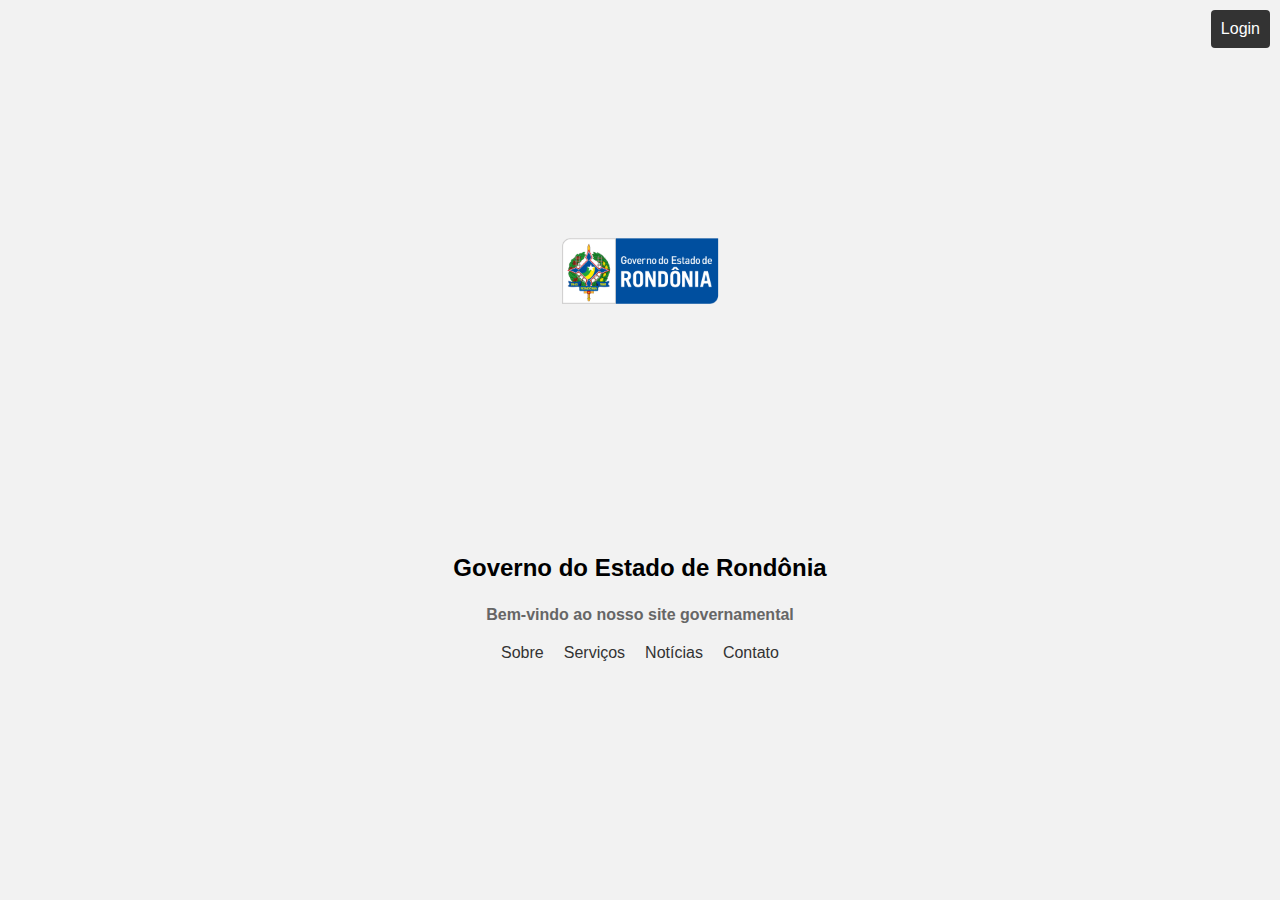
<file: VSCode/device's/index.html>
<!DOCTYPE html>
<html>
<head>


  
  <title>Governo do Estado de Rondônia</title>
  <style>
    body {
      font-family: Arial, sans-serif;
      margin: 0;
      padding: 0;
    }
    
    .container {
      display: flex;
      flex-direction: column;
      align-items: center;
      justify-content: center;
      height: 100vh;
      background-color: #f2f2f2;
    }
    
    .logo {
      width: 200px;
      height: 300px;
      margin-bottom: 20px;
    }
    
    .logo img {
      max-width: 100%;
      max-height: 100%;
    }
    
    .title {
      font-size: 24px;
      font-weight: bold;
      margin-bottom: 10px;
    }
    
    .subtitle {
      font-size: 16px;
      color: #666;
      margin-bottom: 20px;
    }
    
    .top-links {
      display: flex;
      align-items: center;
      justify-content: center;
      margin-bottom: 20px;
    }
    
    .top-links a {
      margin: 0 10px;
      color: #333;
      text-decoration: none;
    }
    
    .login-button {
      position: absolute;
      top: 10px;
      right: 10px;
      padding: 10px;
      background-color: #333;
      color: #fff;
      border: none;
      border-radius: 4px;
      cursor: pointer;
      text-decoration: none;
    }
    
    .login-button:hover {
      background-color: #555;
    }
  </style>
</head>
<body>
  <div class="container">
    <a href="gg.html" class="login-button">Login</a>
    <div class="logo">
      <img src="img/govgov.png" alt="Logo do Governo de Rondônia">
    </div>
    <h1 class="title">Governo do Estado de Rondônia</h1>
    <h2 class="subtitle">Bem-vindo ao nosso site governamental</h2>
    <div class="top-links">
      <a href="qsg.html">Sobre</a>
      <a href="serv.html">Serviços</a>
      <a href="https://rondonia.ro.gov.br/sedec/" target="_blank">Notícias</a>
      <a href="cct.html">Contato</a>
    </div>
  </div>
</body>
</html>
</file>
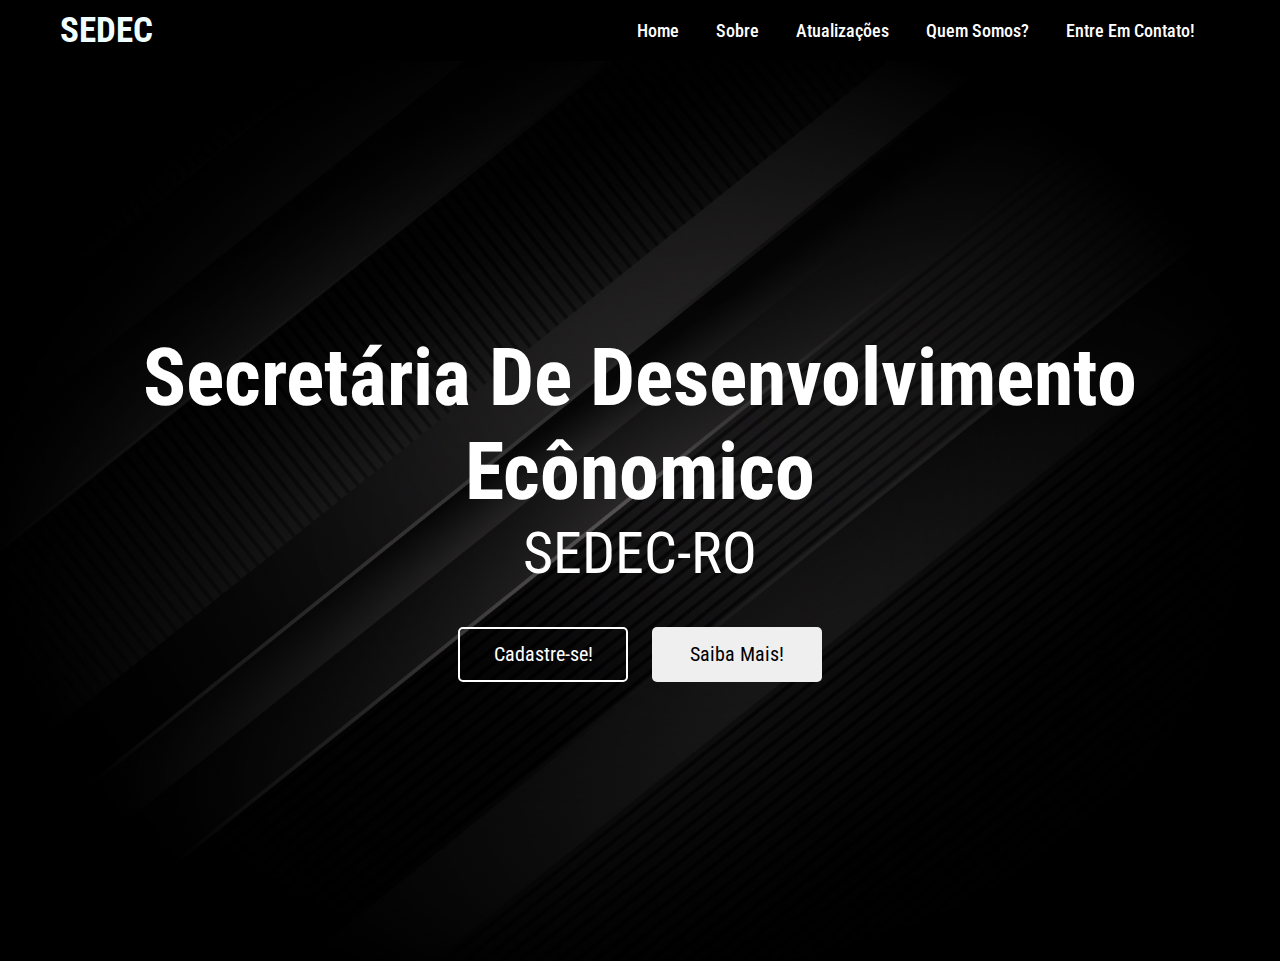
<file: VSCode/inicial/index.html>
<!DOCTYPE html>
<html lang="pt-br">
<head>
    <meta charset="UTF-8">
    <meta http-equiv="X-UA-Compatible" content="IE=edge">
    <meta name="viewport" content="width=device-width, initial-scale=1.0">
    <link rel="stylesheet" href="assets/css/style.css">
    <title>SEDEC-AGORA</title>
</head>
<body>
    <nav>

        <div class="logo">
            <a href="index.html"> SEDEC </a>
         </div>

<ul>
     <li> <a href="#"> Home </a> </li>
     <li> <a href="#"> Sobre </a> </li>
     <li> <a href="#"> Atualizações </a> </li>
     <li> <a href="#"> Quem Somos? </a> </li>
     <li> <a href="#"> Entre Em Contato! </a> </li>
</ul>
     </nav>
     <section class="banner">
       <div class="text">
          <h1 class="title">Secretária De Desenvolvimento Ecônomico</h1>
          <h2 class="subtitle">SEDEC-RO</h2>
          <div class="button">
            <button class="n-overlay">Cadastre-se!</button>
            <button class="overlay">Saiba Mais!</button>
          </div>
       </div>
     </section>
</body>
</html>
</file>
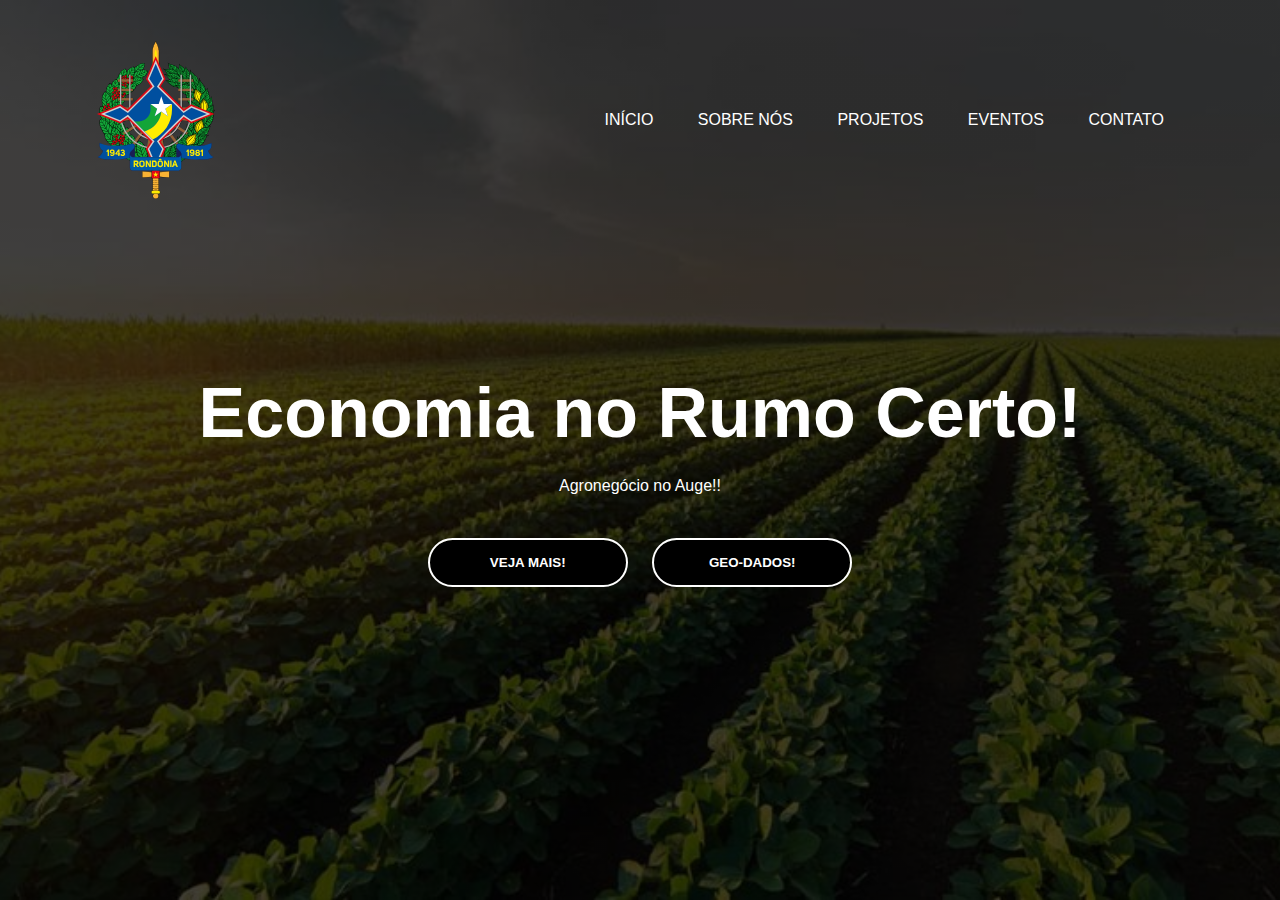
<file: VSCode/landing/index.html>
<html>
    <head>
        <title>SEDEC</title>
        <link rel="stylesheet" href="style.css">
    </head>
    <Body>
        <div class="banner">
            <div class="navbar">
                <img src="Brasão_de_Rondônia.svg" class="logo">
                <ul>
                    <li><a href="#">Início</a></li>
                    <li><a href="#">Sobre Nós</a></li>
                    <li><a href="#">Projetos</a></li>
                    <li><a href="#">Eventos</a></li>
                    <li><a href="#">Contato</a></li>
                </ul>
            </div>

            <div class="content">
                <h1>Economia no Rumo Certo!</h1>
                <p>Agronegócio no Auge!!</p>
                <div>
                   <button type="button"><span></span>VEJA MAIS!</button>
                   <button type="button"><span></span>GEO-DADOS!</button>
                </div>
            </div>
            
        </div>

    </Body>
</html>
</file>
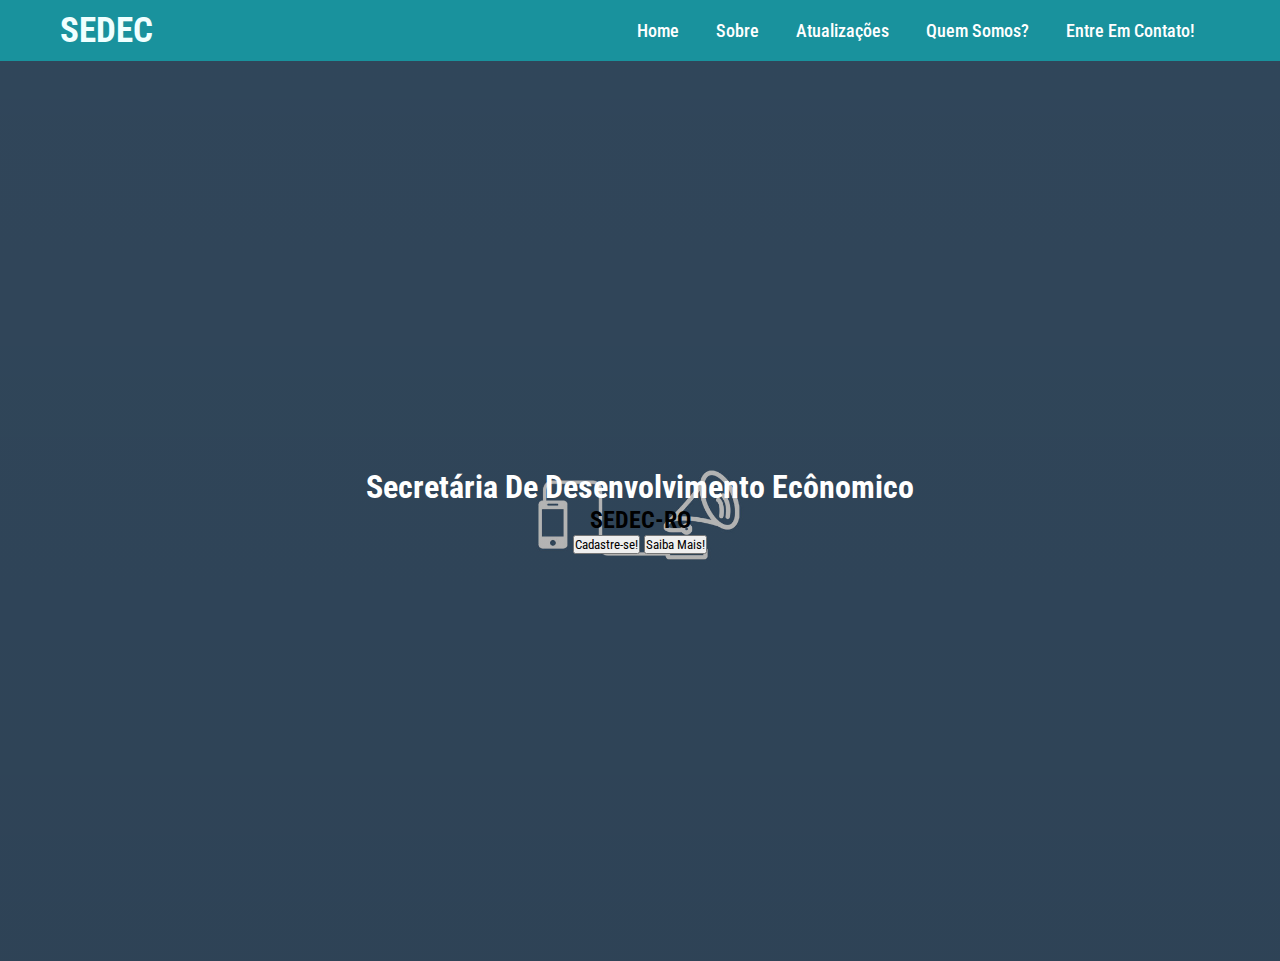
<file: VSCode/Geral/inicial/index.html>
<!DOCTYPE html>
<html lang="pt-br">
<head>
    <meta charset="UTF-8">
    <meta http-equiv="X-UA-Compatible" content="IE=edge">
    <meta name="viewport" content="width=device-width, initial-scale=1.0">
    <link rel="stylesheet" href="assets/css/style.css">
    <title>SEDEC-AGORA</title>
</head>
<body>
    <nav>

        <div class="logo">
            <a href="index.html"> SEDEC </a>
         </div>

<ul>
     <li> <a href="#"> Home </a> </li>
     <li> <a href="#"> Sobre </a> </li>
     <li> <a href="#"> Atualizações </a> </li>
     <li> <a href="#"> Quem Somos? </a> </li>
     <li> <a href="#"> Entre Em Contato! </a> </li>
</ul>
     </nav>
     <section class="banner">
       <div class="text">
          <h1 class="title">Secretária De Desenvolvimento Ecônomico</h1>
          <h2 class="sub_title">SEDEC-RO</h2>
          <div class="button">
            <button>Cadastre-se!</button>
            <button>Saiba Mais!</button>
          </div>
       </div>
     </section>
</body>
</html>
</file>
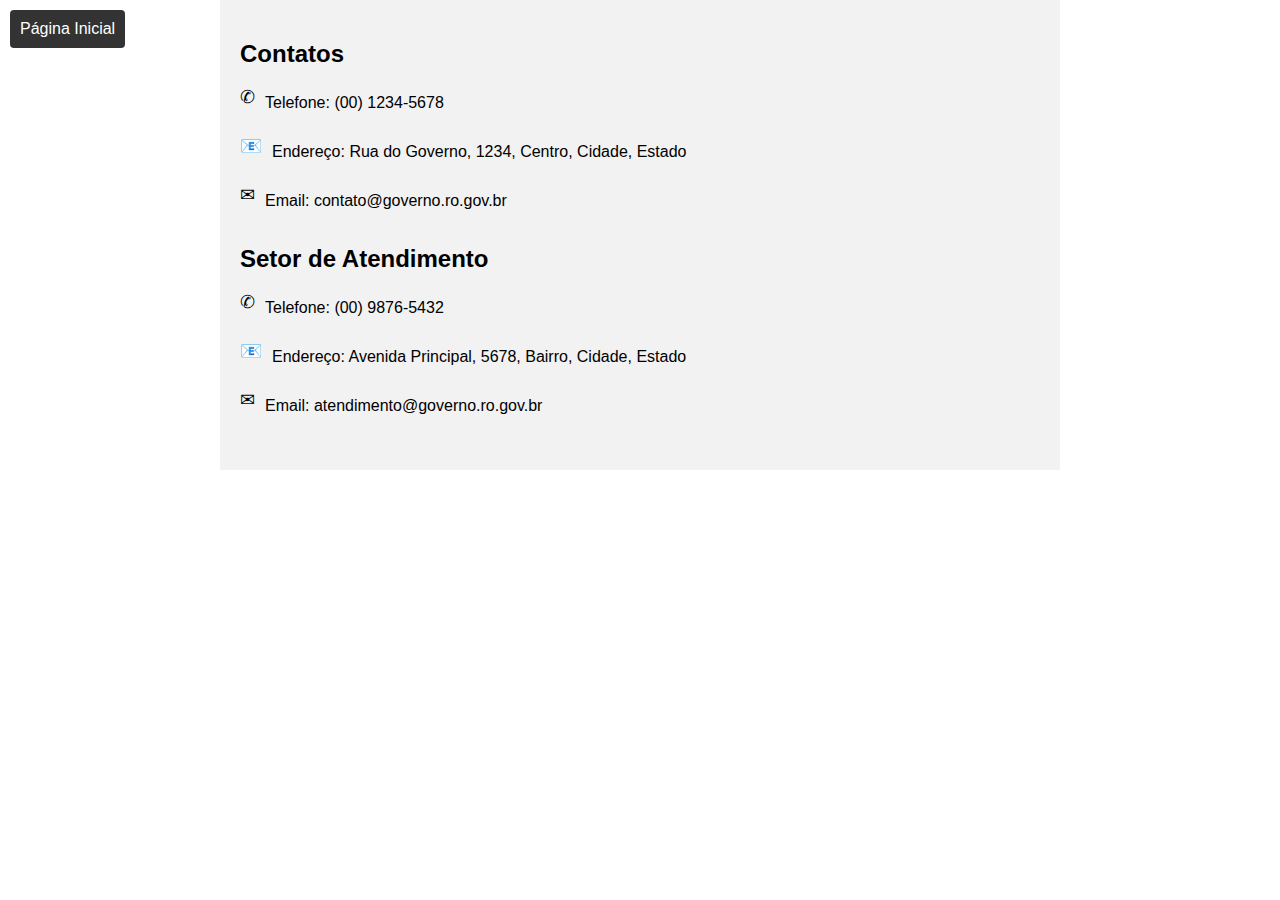
<file: VSCode/device's/cct.html>
<!DOCTYPE html>
<html>
<head>
  <title>Governo do Estado de Rondônia - Contatos</title>
  <style>
    body {
      font-family: Arial, sans-serif;
      margin: 0;
      padding: 0;
    }
    
    .container {
      max-width: 800px;
      margin: 0 auto;
      padding: 20px;
      background-color: #f2f2f2;
    }
    
    .section {
      margin-bottom: 30px;
    }
    
    .section h2 {
      font-size: 24px;
      font-weight: bold;
      margin-bottom: 10px;
    }
    
    .section p {
      margin-bottom: 5px;
    }
    
    .section .contact-item {
      display: flex;
      align-items: center;
      margin-bottom: 10px;
    }
    
    .section .contact-item .icon {
      margin-right: 10px;
      font-size: 18px;
    }
    
    .section .contact-item .text {
      font-size: 16px;
    }

    .home-button {
      position: absolute;
      top: 10px;
      left: 10px;
      padding: 10px;
      background-color: #333;
      color: #fff;
      border: none;
      border-radius: 4px;
      cursor: pointer;
      text-decoration: none;
    }
    
    .home-button:hover {
      background-color: #555;
    }
  </style>
</head>
<body>
  <div class="container">
    <a href="index.html" class="home-button">Página Inicial</a>
    <div class="section">
      <h2>Contatos</h2>
      <div class="contact-item">
        <span class="icon">&#9990;</span>
        <p class="text">Telefone: (00) 1234-5678</p>
      </div>
      <div class="contact-item">
        <span class="icon">&#128231;</span>
        <p class="text">Endereço: Rua do Governo, 1234, Centro, Cidade, Estado</p>
      </div>
      <div class="contact-item">
        <span class="icon">&#9993;</span>
        <p class="text">Email: contato@governo.ro.gov.br</p>
      </div>
    </div>
    
    <div class="section">
      <h2>Setor de Atendimento</h2>
      <div class="contact-item">
        <span class="icon">&#9990;</span>
        <p class="text">Telefone: (00) 9876-5432</p>
      </div>
      <div class="contact-item">
        <span class="icon">&#128231;</span>
        <p class="text">Endereço: Avenida Principal, 5678, Bairro, Cidade, Estado</p>
      </div>
      <div class="contact-item">
        <span class="icon">&#9993;</span>
        <p class="text">Email: atendimento@governo.ro.gov.br</p>
      </div>
    </div>
  </div>
</body>
</html>
</file>
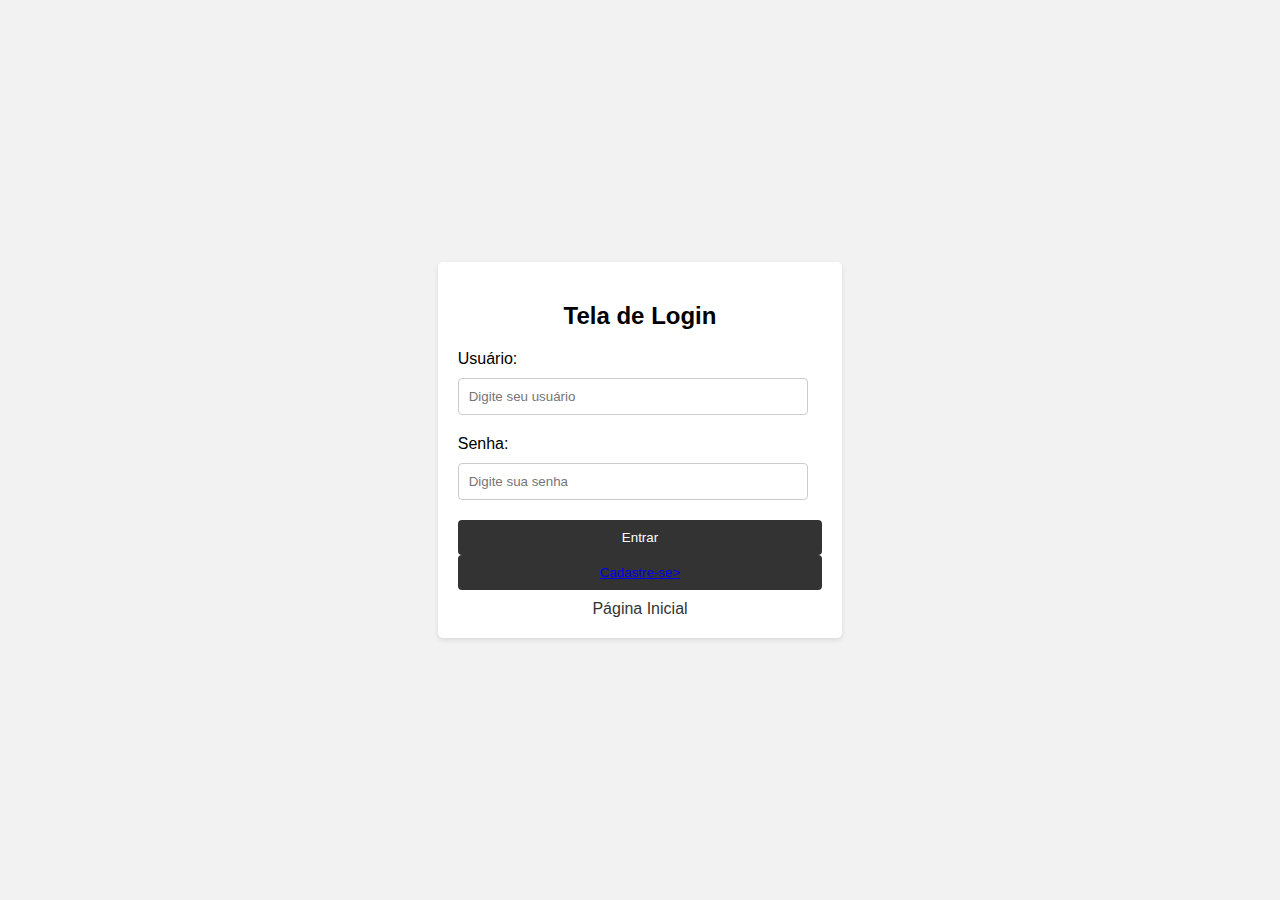
<file: VSCode/device's/gg.html>
<!DOCTYPE html>
<html>
<head>
  <title>Tela de Login - Governo</title>
  <style>
    body {
      font-family: Arial, sans-serif;
      margin: 0;
      padding: 0;
    }
    
    .container {
      display: flex;
      justify-content: center;
      align-items: center;
      height: 100vh;
      background-color: #f2f2f2;
    }
    
    .login-form {
      background-color: #fff;
      border-radius: 5px;
      padding: 20px;
      box-shadow: 0 2px 5px rgba(0, 0, 0, 0.1);
    }
    
    .login-form h2 {
      margin-bottom: 20px;
      text-align: center;
    }
    
    .login-form label {
      display: block;
      margin-bottom: 10px;
    }
    
    .login-form input[type="text"],
    .login-form input[type="password"] {
      width: 90%;
      padding: 10px;
      margin-bottom: 20px;
      border: 1px solid #ccc;
      border-radius: 4px;
    }
    
    .login-form button {
      width: 100%;
      padding: 10px;
      background-color: #333;
      color: #fff;
      border: none;
      border-radius: 4px;
      cursor: pointer;
    }
    
    .login-form button:hover {
      background-color: #555;
    }
    
    .login-form .homepage-link {
      text-align: center;
      margin-top: 10px;
    }
    
    .login-form .homepage-link a {
      color: #333;
      text-decoration: none;
    }
  </style>
</head>
<body>
  <div class="container">
    <div class="login-form">
      <h2>Tela de Login</h2>
      <form>
        <label for="username">Usuário:</label>
        <input type="text" id="username" name="username" placeholder="Digite seu usuário">
        
        <label for="password">Senha:</label>
        <input type="password" id="password" name="password" placeholder="Digite sua senha">
        
        <button type="submit">Entrar</button>
        

        
        <button type="submit"> <a href="login.html">Cadastre-se></button>
        
        
        <div class="homepage-link">
          <a href="index.html">Página Inicial</a>
        </div>
      </form>
    </div>
  </div>
</body>
</html>
</file>
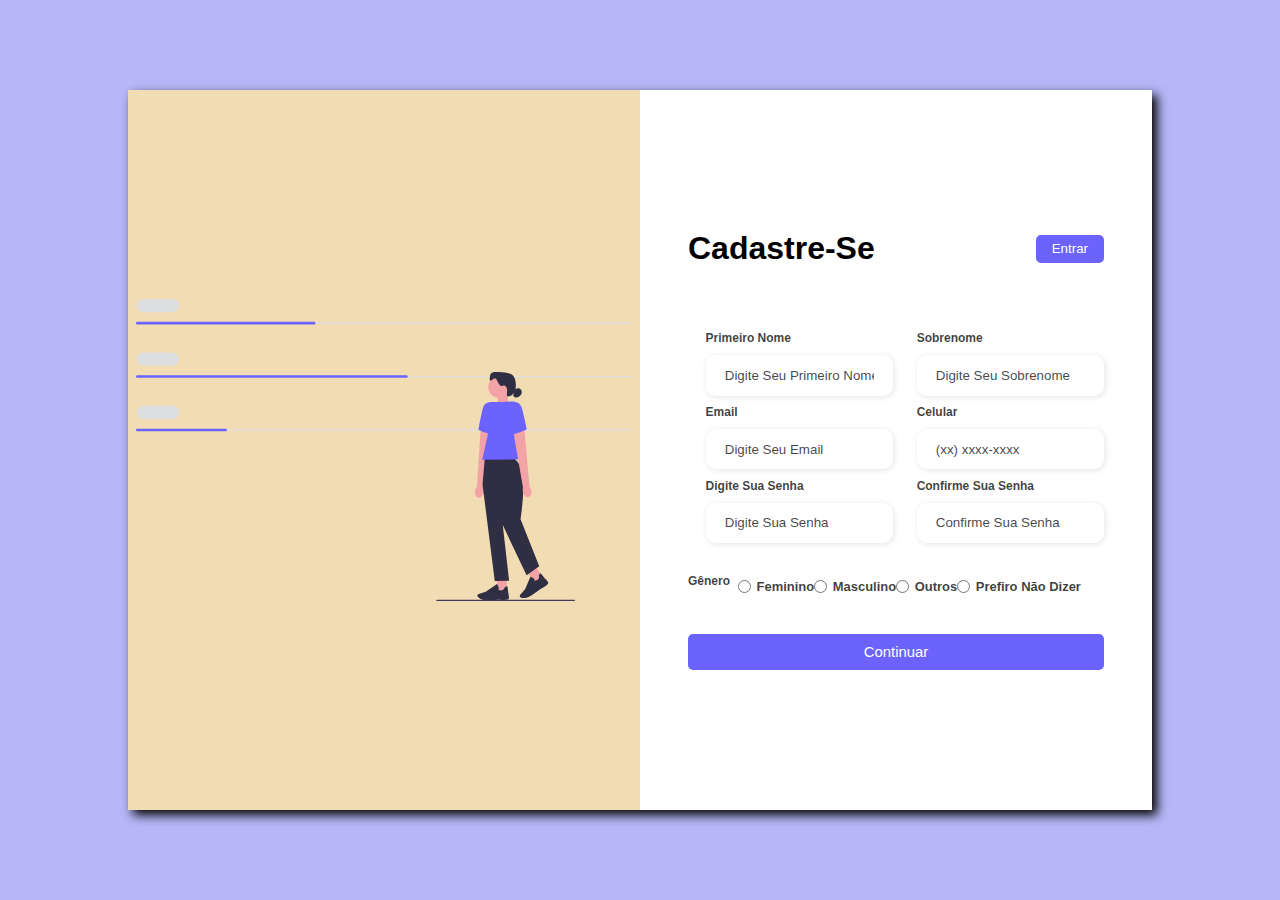
<file: VSCode/device's/login.html>
<!DOCTYPE html>
<html lang="pt-br">
<head>
    <meta charset="UTF-8">
    <meta http-equiv="X-UA-Compatible" content="IE=edge">
    <meta name="viewport" content="width=device-width, initial-scale=1.0">
    <link rel="stylesheet" href="assets/css/style.css">
    <title>SEDEC</title>
</head>
<body>
    <div class="container">
        <div class="form-image">
            <img src="assets/img/undraw_analysis_dq08.svg" alt="">
        </div>
        <div class="form">
            <form action="#">
                <div class="form-header">
                    <div class="title">
                        <h1>Cadastre-Se</h1>
                    </div>
                    <div class="login-button">
                        <button><a href="#">Entrar</a></button>
                    </div>
                </div>

                <div class="input-group">
                    <div class="input-box">
                        <label for="firstname">Primeiro Nome</label>
                        <input id="firstname" type="text" name="firstname" placeholder="Digite Seu Primeiro Nome" required>
                    </div>

                    <div class="input-box">
                        <label for="lastname">Sobrenome</label>
                        <input id="lastname" type="text" name="lastname" placeholder="Digite Seu Sobrenome" required>
                    </div>

                    <div class="input-box">
                        <label for="email">Email</label>
                        <input id="email" type="email" name="email" placeholder="Digite Seu Email" required>
                    </div>

                    <div class="input-box">
                        <label for="number">Celular</label>
                        <input id="number" type="tel" name="number" placeholder="(xx) xxxx-xxxx" required>                      
                    </div>

                    <div class="input-box">
                        <label for="password">Digite Sua Senha</label>
                        <input id="password" type="password" name="password" placeholder="Digite Sua Senha" required>
                    </div>

                    <div class="input-box">
                        <label for="confirmpassword">Confirme Sua Senha</label>
                        <input id="confirmpassword" type="confirmpassword" name="confirmpassword" placeholder="Confirme Sua Senha" required>
                    </div>                
                    </div>
                <div class="gender-input">
                    <div class="gender-title">
                        <h6>Gênero</h6>
                    </div>
                    <div class="gender-group">
                        <div class="gender-input">
                            <input type="radio" id="female" name="gender">
                            <label for="female">Feminino</label>
                        </div>

                        <div class="gender-input">
                            <input type="radio" id="male" name="gender">
                            <label for="male">Masculino</label>
                        </div>

                        <div class="gender-input">
                            <input type="radio" id="others" name="gender">
                            <label for="others">Outros</label>
                        </div>

                        <div class="gender-input">
                            <input type="radio" id="none" name="gender">
                            <label for="none">Prefiro Não Dizer</label>
                        </div>
                    </div>
                </div>

                <div class="continue-button">
                    <button> <a href="#">Continuar</a></button>
                </div>
            </form>
        </div>
    </div>
    
</body>
</html>
</file>
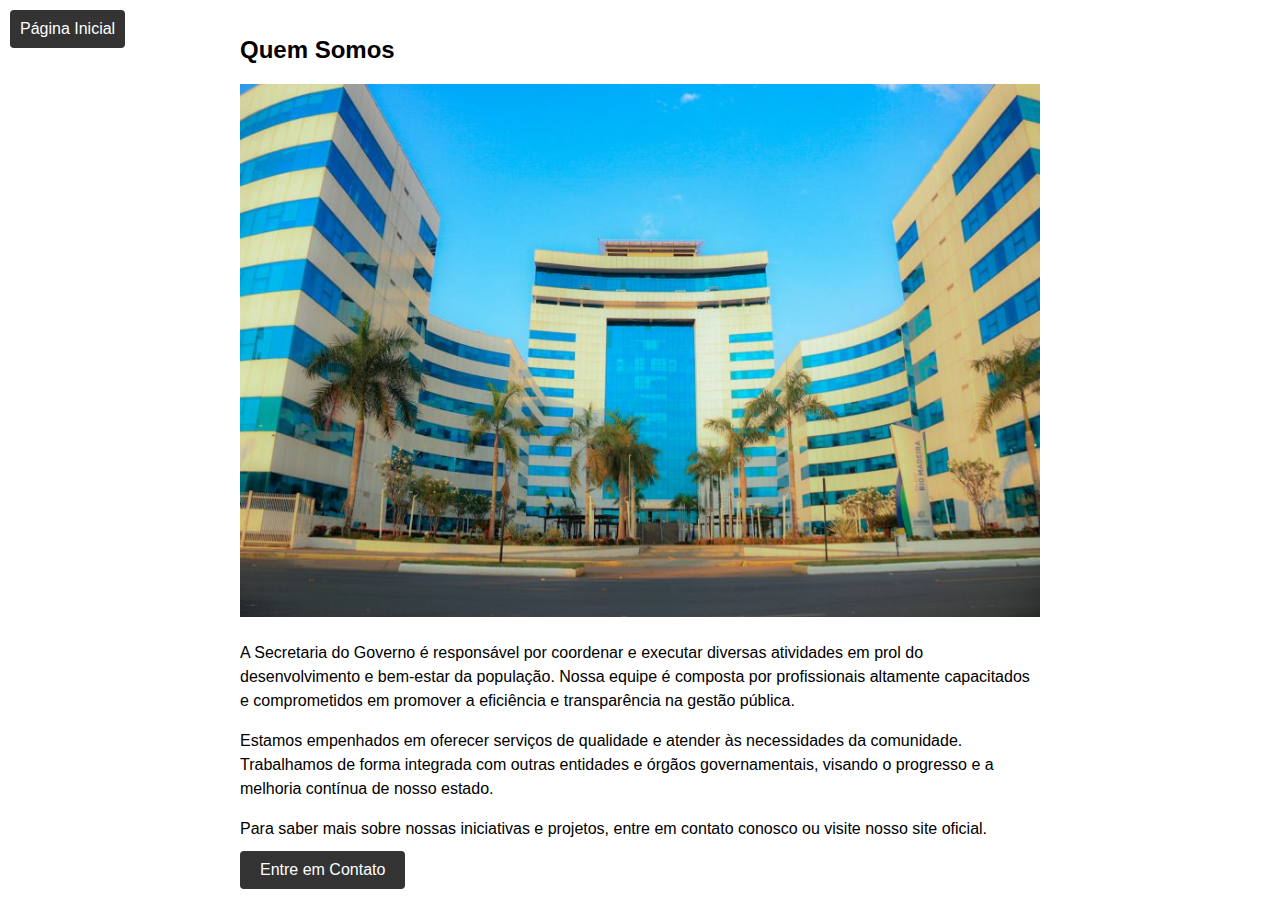
<file: VSCode/device's/qsg.html>
<!DOCTYPE html>
<html>
<head>
  <title>Quem Somos - Secretaria do Governo</title>
  <style>
    body {
      font-family: Arial, sans-serif;
      margin: 0;
      padding: 0;
    }
    
    .container {
      max-width: 800px;
      margin: 0 auto;
      padding: 20px;
    }
    
    h1 {
      font-size: 24px;
      font-weight: bold;
      margin-bottom: 20px;
    }
    
    p {
      font-size: 16px;
      line-height: 1.5;
      margin-bottom: 10px;
    }
    
    .image-wrapper {
      text-align: center;
      margin-bottom: 20px;
    }
    
    .image-wrapper img {
      max-width: 100%;
      height: auto;
    }
    
    .button {
      display: inline-block;
      padding: 10px 20px;
      background-color: #333;
      color: #fff;
      text-decoration: none;
      border-radius: 4px;
    }
    
    .button:hover {
      background-color: #555;
    }
    
    .home-button {
      position: absolute;
      top: 10px;
      left: 10px;
      padding: 10px;
      background-color: #333;
      color: #fff;
      border: none;
      border-radius: 4px;
      cursor: pointer;
      text-decoration: none;
    }
    
    .home-button:hover {
      background-color: #555;
    }
  </style>
</head>
<body>
  <div class="container">
    <a href="index.html" class="home-button">Página Inicial</a>
    <h1>Quem Somos</h1>
    <div class="image-wrapper">
      <img src="img/5f624414e1721.jpg" alt="Sede">
    </div>
    <p>A Secretaria do Governo é responsável por coordenar e executar diversas atividades em prol do desenvolvimento e bem-estar da população. Nossa equipe é composta por profissionais altamente capacitados e comprometidos em promover a eficiência e transparência na gestão pública.</p>
    <p>Estamos empenhados em oferecer serviços de qualidade e atender às necessidades da comunidade. Trabalhamos de forma integrada com outras entidades e órgãos governamentais, visando o progresso e a melhoria contínua de nosso estado.</p>
    <p>Para saber mais sobre nossas iniciativas e projetos, entre em contato conosco ou visite nosso site oficial.</p>
    <a href="cct.html" class="button">Entre em Contato</a>
  </div>
</body>
</html>
</file>
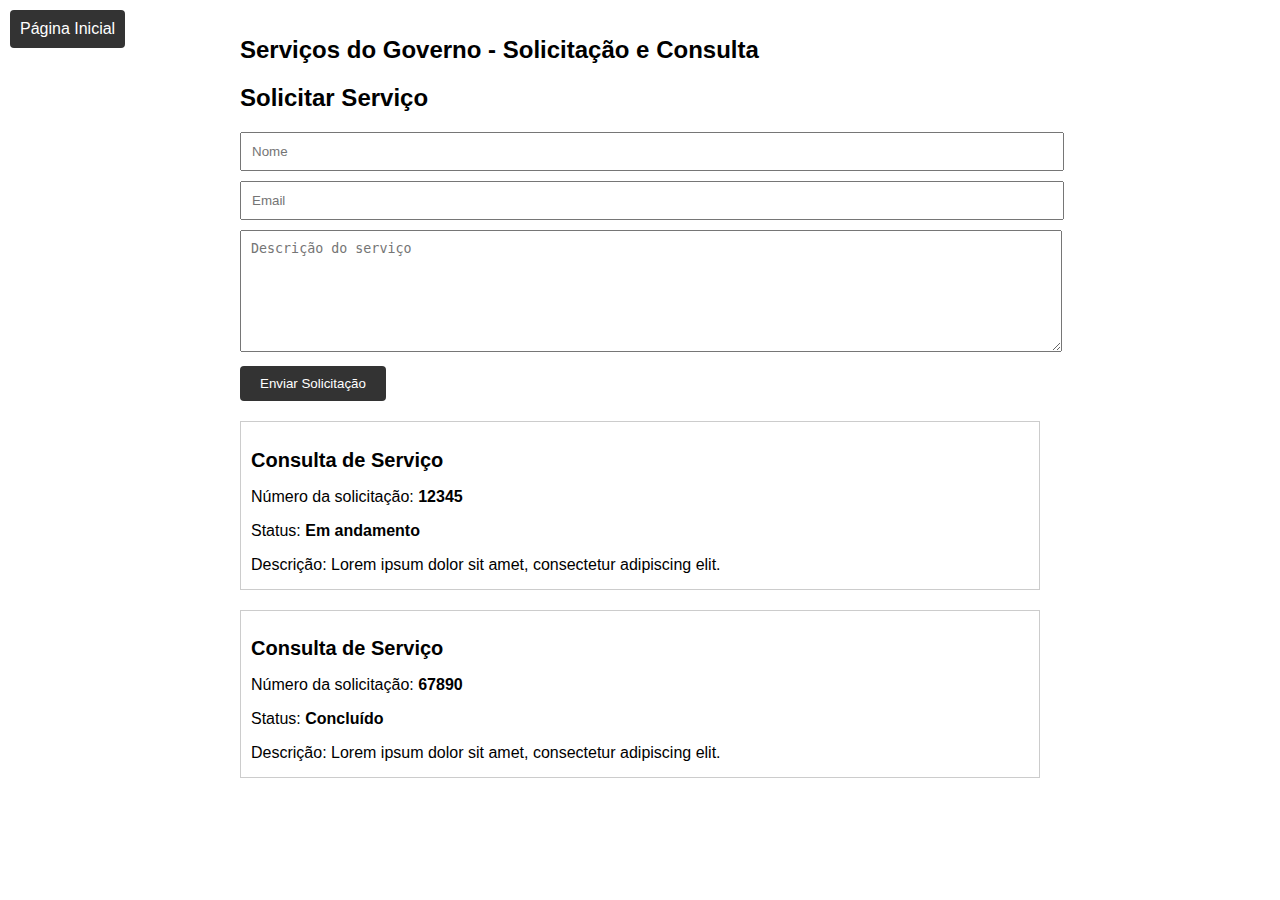
<file: VSCode/device's/serv.html>
<!DOCTYPE html>
<html>
<head>
  <title>Serviços do Governo - Solicitação e Consulta</title>
  <style>
    body {
      font-family: Arial, sans-serif;
      margin: 0;
      padding: 0;
    }
    
    .container {
      max-width: 800px;
      margin: 0 auto;
      padding: 20px;
    }
    
    h1 {
      font-size: 24px;
      font-weight: bold;
      margin-bottom: 20px;
    }
    
    form {
      margin-bottom: 20px;
    }
    
    input[type="text"],
    textarea {
      width: 100%;
      padding: 10px;
      margin-bottom: 10px;
    }
    
    textarea {
      height: 100px;
    }
    
    button {
      padding: 10px 20px;
      background-color: #333;
      color: #fff;
      border: none;
      border-radius: 4px;
      cursor: pointer;
    }
    
    .service {
      margin-bottom: 20px;
      border: 1px solid #ccc;
      padding: 10px;
    }
    
    .service h2 {
      font-size: 20px;
      font-weight: bold;
      margin-bottom: 10px;
    }
    
    .service p {
      margin-bottom: 5px;
    }
    
    .service .status {
      font-weight: bold;
    }
    
    .home-button {
      position: absolute;
      top: 10px;
      left: 10px;
      padding: 10px;
      background-color: #333;
      color: #fff;
      border: none;
      border-radius: 4px;
      cursor: pointer;
      text-decoration: none;
    }
    
    .home-button:hover {
      background-color: #555;
    }
  </style>
</head>
<body>
  <div class="container">
    <a href="index.html" class="home-button">Página Inicial</a>
    <h1>Serviços do Governo - Solicitação e Consulta</h1>
    
    <form>
      <h2>Solicitar Serviço</h2>
      <input type="text" placeholder="Nome" required>
      <input type="text" placeholder="Email" required>
      <textarea placeholder="Descrição do serviço" required></textarea>
      <button type="submit">Enviar Solicitação</button>
    </form>
    
    <div class="service">
      <h2>Consulta de Serviço</h2>
      <p>Número da solicitação: <span class="status">12345</span></p>
      <p>Status: <span class="status">Em andamento</span></p>
      <p>Descrição: Lorem ipsum dolor sit amet, consectetur adipiscing elit.</p>
    </div>
    
    <div class="service">
      <h2>Consulta de Serviço</h2>
      <p>Número da solicitação: <span class="status">67890</span></p>
      <p>Status: <span class="status">Concluído</span></p>
      <p>Descrição: Lorem ipsum dolor sit amet, consectetur adipiscing elit.</p>
    </div>
  </div>
</body>
</html>
</file>
<file: VSCode/inicial/assets/css/style.css>
@import url('https://fonts.googleapis.com/css2?family=Dosis:wght@200&family=Roboto+Condensed:wght@300;400;700&display=swap');
*{
    margin: 0;
    padding: 0;
    box-sizing: border-box;
    font-family: 'Dosis', sans-serif;
    font-family: 'Roboto Condensed', sans-serif;

}
 nav{
    background-color: #000000;
    padding: 10px 60px;
    display: flex;
    justify-content: space-between;
    align-items: center;
}

nav .logo a{

    text-decoration: none;
    color: azure;
    font-size: 35px;
    font-weight: 700;
}

nav ul {
    display: flex;
    align-items: center;
    list-style: none;
    padding: 10px;    
}

nav li {
    margin-left: 7px;
}

nav li a {
    text-decoration: none;
    color: #fff;
    font-size: 18px;
    font-weight: 500;
    padding: 8px 15px;
    border-radius: 5px;
    transition: 0.3s;
}

nav li a:hover{
    background-color: white;
    color: black;
}
.banner{
    height: 100vh;
    background: linear-gradient(rgba(0,0,0,0.281),rgba(0,0,0,0.308)),url('gg2.jpg');
    background-size: cover;
    background-position: center;
    background-repeat: no-repeat;
    display: flex;
    align-items: center;
    justify-content: center;
    text-align: center;
}
.text .title {
    color: #ffffff;
    font-size: 80px;
    font-weight: 700;

}

.text .subtitle {
    color: #ffffff;
    font-size: 58px;
    font-weight: 400;
    
}

.text .button{
    margin-top: 30px;
}

.text .button button{
    height: 55px;
    width: 170px;
    border-radius: 5px;
    border: 0;
    margin:  10px;
    font-size: 20px;
    padding:  10px;
    cursor: pointer;
    outline: none;
    transition: 0.3s;

}

.text .button button.n-overlay{
    color: white;
    background: none;
    border: 2px solid white;
}

.text .button button.n-overlay :hover{
    color: #000000;
    background-color: #fff;

}
</file>
<file: VSCode/landing/style.css>
*{
    margin: 0;
    padding: 0;
    font-family: sans-serif;
}

.banner{
    width: 100%;
    height: 100vh;
    background-image: linear-gradient(rgba(0,0,0,0.75), rgba(0,0,0,0.75)), url(Plantio-da-Soja-Soja-Brasil.jpg);
    background-size: cover;
    background-position: center;
}

.navbar{
    width: 85%;
    margin: auto;
    padding: 35px 0;
    display: flex;
    align-items: center;
    justify-content: space-between;

}

.logo{
    width: 120px;
    cursor: pointer;
}

.navbar ul li {
    list-style: none;
    display: inline-block;
    margin: 0 20px;
    position: relative;
}

.navbar ul li a{
    text-decoration: none;
    color: #fff;
    text-transform: uppercase;

}

.navbar ul li::after{
    content: '';
    height: 3px;
    width: 0%;
    background: #2b4e99;
    position: absolute;
    left: 0;
    bottom: -10px;
    transition: 0.5s;
}

.navbar ul li:hover::after{
    width: 100%;
}

.content{
    width: 100%;
    position: absolute;
    top: 50%;
    transform: translateY(-50%);
    text-align: center;
    color: #fff;
}

.content h1{
    font-size: 70px;
    margin-top: 80px;
}

.content p{
    margin: 20px auto;
    font-weight: 100;
    line-height: 25px;
}

button{
    width: 200px;
    padding: 15px;
    text-align: center;
    margin: 20px 10px;
    border-radius: 25px;
    font-weight: bold;
    border: 2px solid #ffffff;
    background: transparent;
    color: #fff;
    cursor: pointer;
    position: relative;
    overflow: hidden;
}

span{
    background: #000000;
    height: 100%;
    width: 100%;
    border-radius: 25px;
    position: absolute;
    left: 0;
    bottom: 0;
    z-index: -1;
}
</file>
<file: VSCode/Geral/inicial/assets/css/style.css>
@import url('https://fonts.googleapis.com/css2?family=Dosis:wght@200&family=Roboto+Condensed:wght@300;400;700&display=swap');
*{
    margin: 0;
    padding: 0;
    box-sizing: border-box;
    font-family: 'Dosis', sans-serif;
    font-family: 'Roboto Condensed', sans-serif;

}
 nav{
    background-color: #19929d;
    padding: 10px 60px;
    display: flex;
    justify-content: space-between;
    align-items: center;
}

nav .logo a{

    text-decoration: none;
    color: azure;
    font-size: 35px;
    font-weight: 700;
}

nav ul {
    display: flex;
    align-items: center;
    list-style: none;
    padding: 10px;    
}

nav li {
    margin-left: 7px;
}

nav li a {
    text-decoration: none;
    color: #fff;
    font-size: 18px;
    font-weight: 500;
    padding: 8px 15px;
    border-radius: 5px;
    transition: 0.3s;
}

nav li a:hover{
    background-color: white;
    color: black;
}
.banner{
    height: 100vh;
    background: linear-gradient(rgba(0,0,0,0.281),rgba(0,0,0,0.308)),url('R.jpeg');
    background-size: cover;
    background-position: center;
    background-repeat: no-repeat;
    display: flex;
    align-items: center;
    justify-content: center;
    text-align: center;
}
.text .title {
    color: #fff;
}
</file>
<file: VSCode/device's/assets/css/style.css>
@import url('https://fonts.googleapis.com/css2?family=Dosis:wght@200&display=swap');
*{
  padding: 0;
  margin: 0;
  box-sizing: border-box;  
  font-family: 'Gill Sans', 'Gill Sans MT', Calibri, 'Trebuchet MS', sans-serif;
}

body {
    width: 100%;
    height: 100vh;
    display: flex;
    justify-content: center;
    align-items: center;
    background: #0c0ce94d;

}

.container {
    width: 80%;
    height: 80vh;
    display: flex;
    box-shadow: 5px 5px 10px rgba(0, 0, 0, 212);
}


.form-image {
    width: 50%;
    display: flex;
    justify-content: center;
    align-items: center;
    background-color: #fde3a7d7;
    padding: 1rem;
}

.form-image img {
    width: 31rem;

}

.form {
   width: 50%;
   display: flex;
   justify-content: center;
   align-items: center;
   flex-direction: column;
   background-color: #fff;
   padding: 3rem;

}

.form-header {
    margin-bottom: 3rem;
    display: flex;
    justify-content: space-between;    
}

.login-button {
    display: flex;
    align-items: center;
}

.login-button button {
    border: none;
    background-color: #6c63ff;
    padding: 0.4rem 1rem;
    border-radius: 5px;
    cursor: pointer;
}

.login-button button:hover {
   background-color: #6b63fff1;

}

.login-button button a {
    text-decoration: none;
    font-weight: 500;
    color: #fff;
}

.form-header h1 ::after {
    content: '';
    display: block;
    width: 5rem;
    height: 0.3rem;
    background-color: #6c63ff;
    margin: 0 auto;
    position: absolute;
    border-radius: 10px;

}

.input-group {
    display: flex;
    flex-wrap: wrap;
    justify-content: space-between;
    padding: 1rem 0;

}

.input-box {
    display: flex;
    flex-direction: column;
    margin-left: 1.1rem;

}

.input-box input {
    margin: 0.6rem 0;
    padding: 0.8rem 1.2rem;
    border: none;
    border-radius: 10px;
    box-shadow: 1px 1px 6px #0000001c;
}

.input-box input:hover {
    background-color: #eeeeee75;
}

.input-box input:focus-visible {
    outline: 1px solid #6c63ff 
}

.input-box label,
.gender-title h6 {
    font-size: 0.75rem;
    font-weight: 600;
    color: #000000c0;
}

.input-box input::placeholder {
    color: #000000be

}

.gender-group {
    display: flex;
    justify-content: space-between;
    margin-top: 0.62rem;
    padding: 0 0.5rem;
}

.gender-input {
    display: flex;
    align-items: center;
}

.gender-input input {
    margin-right: 0.35rem;
}

.gender-input label {
    font-size: 0.81rem;
    font-weight: 600;
    color: #000000c0;
}

.continue-button button {
    width: 100%;
    margin-top: 2.5rem;
    border: none;
    background-color: #6c63ff;
    padding: 0.62rem;
    border-radius: 5px;
    cursor: pointer;
}

.continue-button button:hover {
    background-color: #6b63fff1;
}

.continue-button button a {
    text-decoration: none;
    font-size: 0.93rem;
    font-weight: 500;
    color: #fff;

}
</file>
